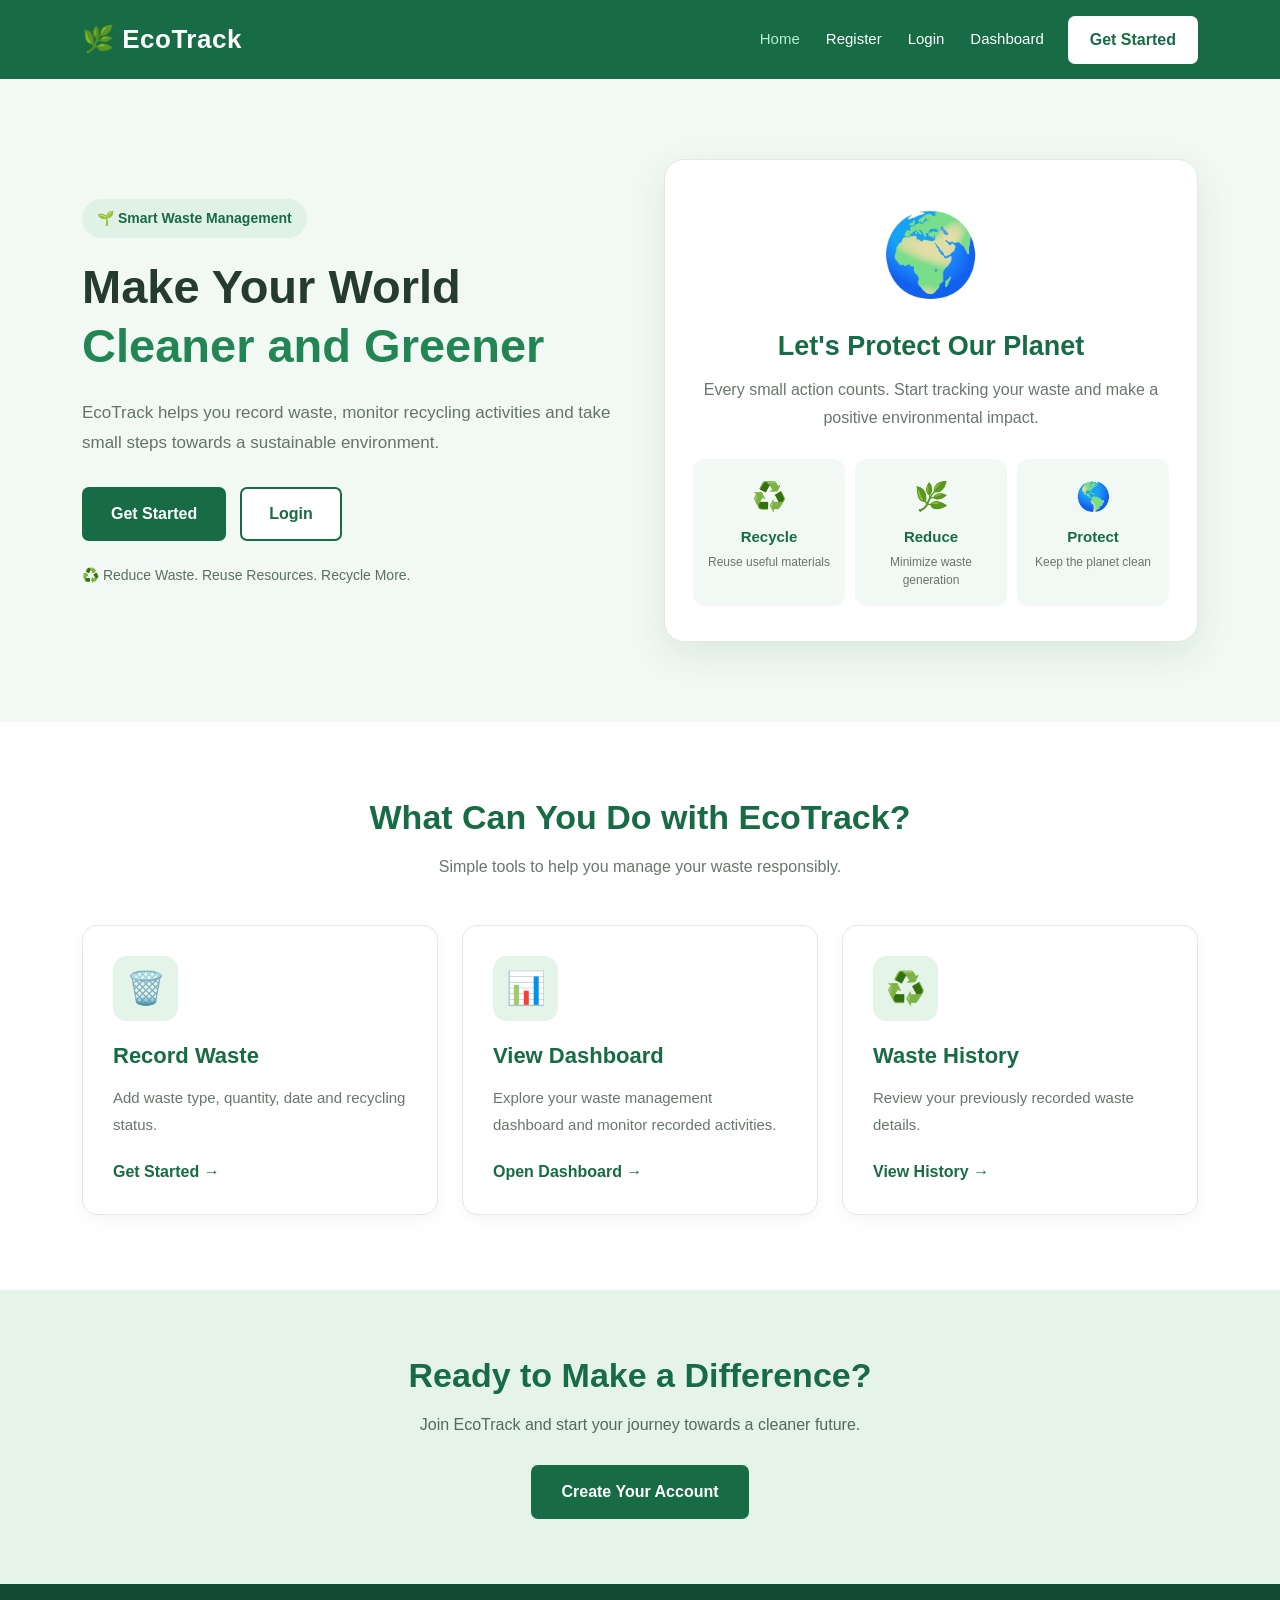
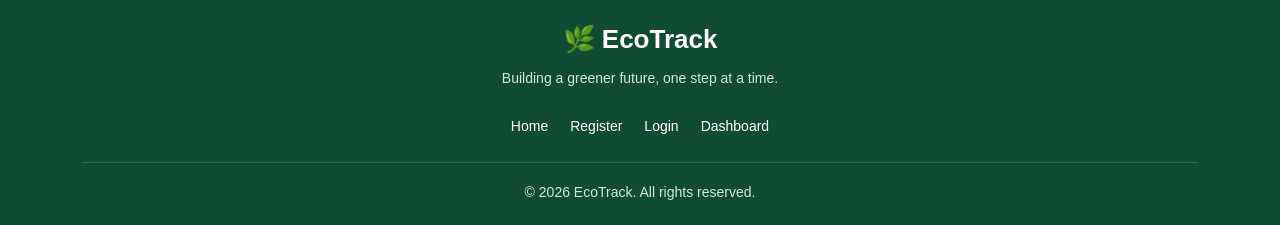
<file: index.html>
<!DOCTYPE html>
<html lang="en">

<head>
    <meta charset="UTF-8">
    <meta name="viewport" content="width=device-width, initial-scale=1.0">

    <title>EcoTrack | Smart Waste Management</title>

    
    <link
        href="https://cdn.jsdelivr.net/npm/bootstrap@5.3.3/dist/css/bootstrap.min.css"
        rel="stylesheet">

    
    <link rel="stylesheet" href="./css/style.css">
</head>

<body>

    <!--  NAVBAR  -->
    <nav class="navbar navbar-expand-lg navbar-dark eco-navbar">
        <div class="container">

            
            <a class="navbar-brand fw-bold" href="index.html">
                🌿 EcoTrack
            </a>

           
            <button class="navbar-toggler"
                    type="button"
                    data-bs-toggle="collapse"
                    data-bs-target="#mainNavbar"
                    aria-controls="mainNavbar"
                    aria-expanded="false"
                    aria-label="Toggle navigation">

                <span class="navbar-toggler-icon"></span>
            </button>

            <!-- Navigation Links -->
            <div class="collapse navbar-collapse" id="mainNavbar">

                <ul class="navbar-nav ms-auto align-items-lg-center">

                    <li class="nav-item">
                        <a class="nav-link active" href="index.html">
                            Home
                        </a>
                    </li>

                    <li class="nav-item">
                        <a class="nav-link" href="register.html">
                            Register
                        </a>
                    </li>

                    <li class="nav-item">
                        <a class="nav-link" href="login.html">
                            Login
                        </a>
                    </li>

                    <li class="nav-item">
                        <a class="nav-link" href="dashboard.html">
                            Dashboard
                        </a>
                    </li>

                    <li class="nav-item ms-lg-3 mt-2 mt-lg-0">
                        <a href="register.html"
                           class="btn get-started-btn">
                            Get Started
                        </a>
                    </li>

                </ul>

            </div>
        </div>
    </nav>


    <!-- HERO SECTION  -->
    <section class="hero-section">
        <div class="container">

            <div class="row align-items-center g-5">

                <!-- Left Content -->
                <div class="col-lg-6">

                    <span class="hero-label">
                        🌱 Smart Waste Management
                    </span>

                    <h1>
                        Make Your World
                        <span>Cleaner and Greener</span>
                    </h1>

                    <p class="hero-description">
                        EcoTrack helps you record waste, monitor recycling
                        activities and take small steps towards a sustainable
                        environment.
                    </p>

                    <div class="hero-buttons">

                        <a href="register.html"
                           class="btn primary-btn">
                            Get Started
                        </a>

                        <a href="login.html"
                           class="btn secondary-btn">
                            Login
                        </a>

                    </div>

                    <p class="hero-note">
                        ♻️ Reduce Waste. Reuse Resources. Recycle More.
                    </p>

                </div>

                <!-- Right Content -->
                <div class="col-lg-6">

                    <div class="hero-card">

                        <div class="hero-emoji">🌍</div>

                        <h2>Let's Protect Our Planet</h2>

                        <p>
                            Every small action counts. Start tracking your
                            waste and make a positive environmental impact.
                        </p>

                        <div class="impact-box">
                            <div>
                                <span class="impact-icon">♻️</span>
                                <h5>Recycle</h5>
                                <p>Reuse useful materials</p>
                            </div>

                            <div>
                                <span class="impact-icon">🌿</span>
                                <h5>Reduce</h5>
                                <p>Minimize waste generation</p>
                            </div>

                            <div>
                                <span class="impact-icon">🌎</span>
                                <h5>Protect</h5>
                                <p>Keep the planet clean</p>
                            </div>
                        </div>

                    </div>

                </div>

            </div>
        </div>
    </section>


    <!--  FEATURES SECTION  -->
    <section class="features-section">
        <div class="container">

            <div class="section-heading">
                <h2>What Can You Do with EcoTrack?</h2>

                <p>
                    Simple tools to help you manage your waste responsibly.
                </p>
            </div>

            <div class="row g-4">

                <!-- Feature 1 -->
                <div class="col-md-6 col-lg-4">
                    <div class="feature-card">

                        <div class="feature-icon">🗑️</div>

                        <h3>Record Waste</h3>

                        <p>
                            Add waste type, quantity, date and recycling status.
                        </p>

                        <a href="login.html" class="feature-link">
                            Get Started →
                        </a>

                    </div>
                </div>

                <!-- Feature 2 -->
                <div class="col-md-6 col-lg-4">
                    <div class="feature-card">

                        <div class="feature-icon">📊</div>

                        <h3>View Dashboard</h3>

                        <p>
                            Explore your waste management dashboard and
                            monitor recorded activities.
                        </p>

                        <a href="dashboard.html" class="feature-link">
                            Open Dashboard →
                        </a>

                    </div>
                </div>

                <!-- Feature 3 -->
                <div class="col-md-6 col-lg-4">
                    <div class="feature-card">

                        <div class="feature-icon">♻️</div>

                        <h3>Waste History</h3>

                        <p>
                            Review your previously recorded waste details.
                        </p>

                        <a href="waste-history.html" class="feature-link">
                            View History →
                        </a>

                    </div>
                </div>

            </div>
        </div>
    </section>


    <!-- CALL TO ACTION  -->
    <section class="cta-section">
        <div class="container text-center">

            <h2>Ready to Make a Difference?</h2>

            <p>
                Join EcoTrack and start your journey towards a cleaner future.
            </p>

            <a href="register.html" class="btn cta-btn">
                Create Your Account
            </a>

        </div>
    </section>


    <!-- ================= FOOTER ================= -->
    <footer class="eco-footer">
        <div class="container text-center">

            <h4>🌿 EcoTrack</h4>

            <p>
                Building a greener future, one step at a time.
            </p>

            <div class="footer-links">

                <a href="index.html">Home</a>

                <a href="register.html">Register</a>

                <a href="login.html">Login</a>

                <a href="dashboard.html">Dashboard</a>

            </div>

            <p class="copyright">
                © 2026 EcoTrack. All rights reserved.
            </p>

        </div>
    </footer>


    
    <script
        src="https://cdn.jsdelivr.net/npm/bootstrap@5.3.3/dist/js/bootstrap.bundle.min.js">
    </script>

</body>
</html>
</file>
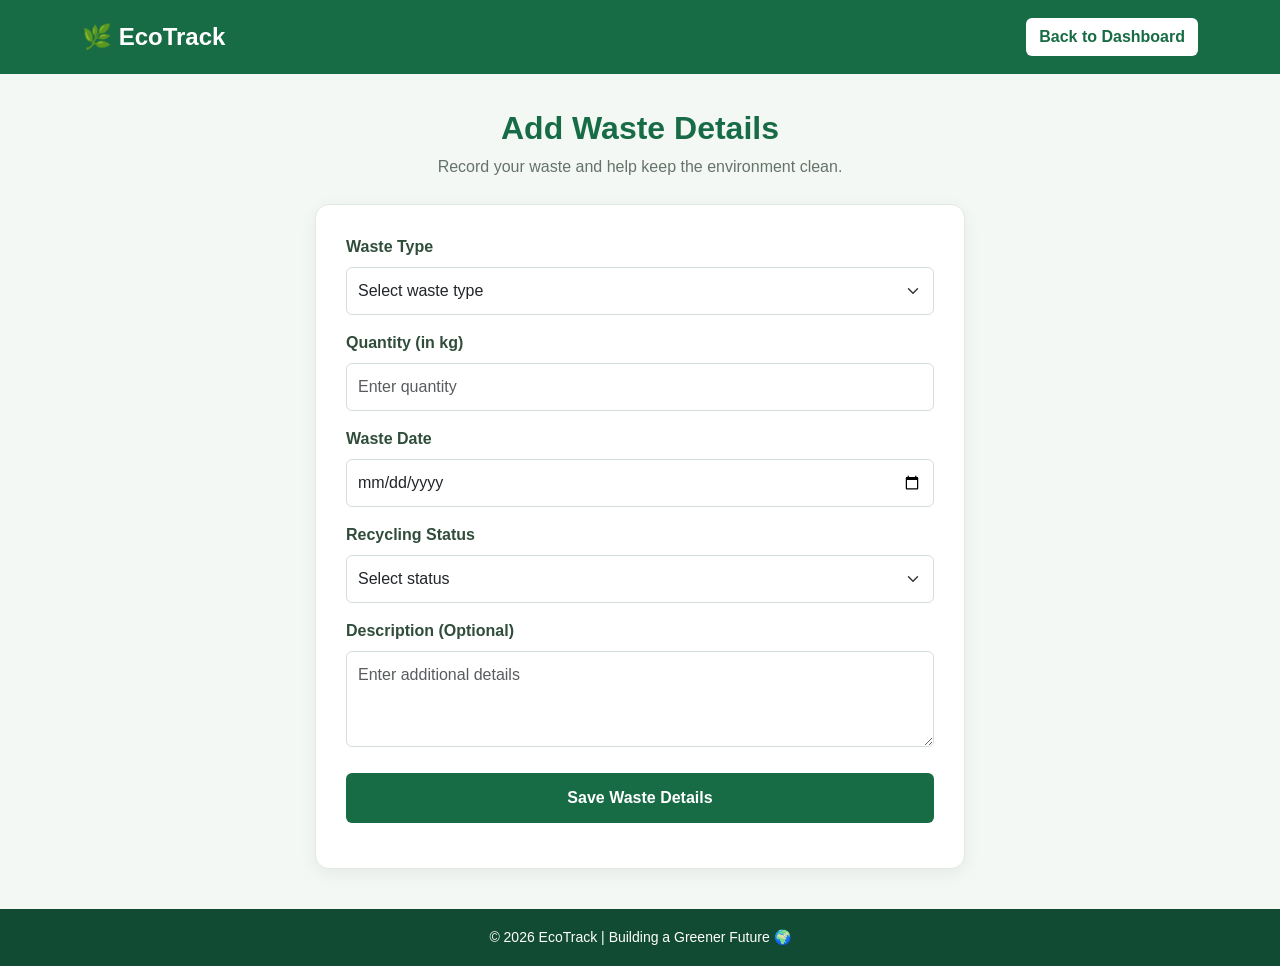
<file: addWaste.html>
<!DOCTYPE html>
<html lang="en">

<head>
    <meta charset="UTF-8">
    <meta name="viewport" content="width=device-width, initial-scale=1.0">

    <title>Add Waste | EcoTrack</title>

    <!-- Bootstrap CSS -->
    <link
        href="https://cdn.jsdelivr.net/npm/bootstrap@5.3.3/dist/css/bootstrap.min.css"
        rel="stylesheet">

    <!-- Custom CSS -->
    <link rel="stylesheet" href="./css/add_waste.css">
</head>

<body>

    <!-- Navbar -->
    <nav class="navbar navbar-dark eco-navbar">
        <div class="container">
            <a href="dashboard.html" class="navbar-brand fw-bold">
                🌿 EcoTrack
            </a>

            <a href="dashboard.html" class="btn back-btn">
                Back to Dashboard
            </a>
        </div>
    </nav>

    <!-- Main Content -->
    <main class="container page-section">

        <div class="page-heading">
            <h1>Add Waste Details</h1>
            <p>Record your waste and help keep the environment clean.</p>
        </div>

        <div class="form-card">

            <form onsubmit="return saveWaste()">

                <!-- Waste Type -->
                <div class="mb-3">
                    <label for="wasteType" class="form-label">
                        Waste Type
                    </label>

                    <select id="wasteType" class="form-select">
                        <option value="">Select waste type</option>
                        <option value="Plastic">Plastic</option>
                        <option value="Paper">Paper</option>
                        <option value="Food">Food Waste</option>
                        <option value="Glass">Glass</option>
                        <option value="Metal">Metal</option>
                        <option value="Electronic">Electronic Waste</option>
                        <option value="Other">Other</option>
                    </select>

                    <small id="typeError" class="error"></small>
                </div>

                <!-- Quantity -->
                <div class="mb-3">
                    <label for="quantity" class="form-label">
                        Quantity (in kg)
                    </label>

                    <input
                        type="number"
                        id="quantity"
                        class="form-control"
                        placeholder="Enter quantity"
                        min="0.1"
                        step="0.1">

                    <small id="quantityError" class="error"></small>
                </div>

                <!-- Date -->
                <div class="mb-3">
                    <label for="wasteDate" class="form-label">
                        Waste Date
                    </label>

                    <input
                        type="date"
                        id="wasteDate"
                        class="form-control">

                    <small id="dateError" class="error"></small>
                </div>

                <!-- Recycling Status -->
                <div class="mb-3">
                    <label for="status" class="form-label">
                        Recycling Status
                    </label>

                    <select id="status" class="form-select">
                        <option value="">Select status</option>
                        <option value="Recycled">Recycled</option>
                        <option value="Pending">Pending</option>
                    </select>

                    <small id="statusError" class="error"></small>
                </div>

                <!-- Description -->
                <div class="mb-3">
                    <label for="description" class="form-label">
                        Description (Optional)
                    </label>

                    <textarea
                        id="description"
                        class="form-control"
                        rows="3"
                        placeholder="Enter additional details"></textarea>
                </div>

                <button type="submit" class="btn save-btn w-100">
                    Save Waste Details
                </button>

                <p id="successMessage" class="success-message"></p>

            </form>

        </div>

    </main>

    <!-- Footer -->
    <footer>
        <p>© 2026 EcoTrack | Building a Greener Future 🌍</p>
    </footer>

    <!-- JavaScript -->
    <script src="./js/addWaste.js"></script>

</body>
</html>
</file>
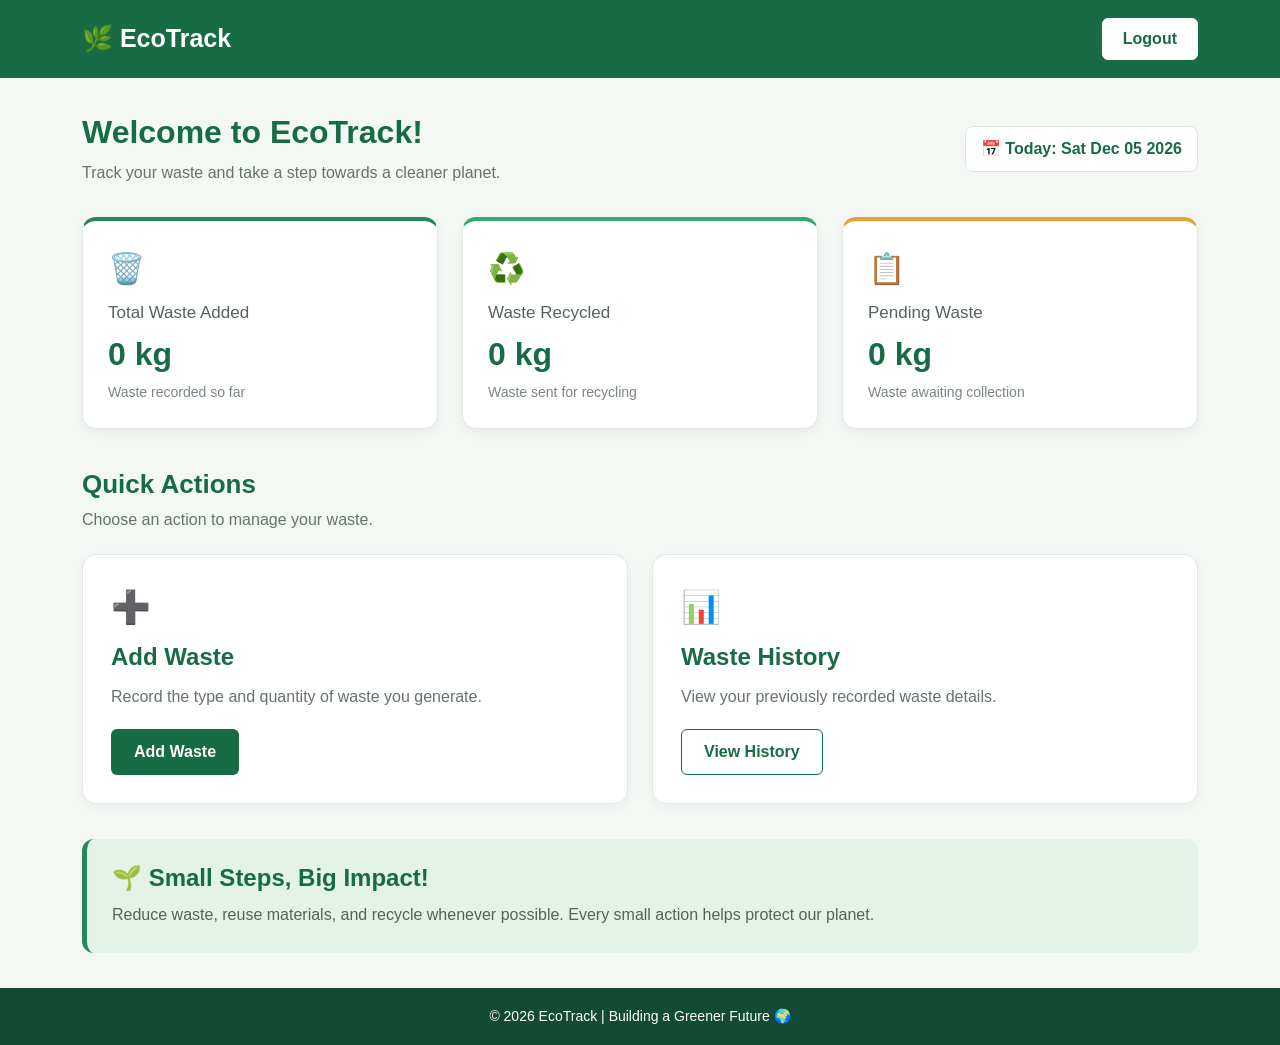
<file: dashboard.html>
<!DOCTYPE html>
<html lang="en">

<head>
    <meta charset="UTF-8">
    <meta name="viewport" content="width=device-width, initial-scale=1.0">

    <title>Dashboard | EcoTrack</title>

   
    <link
        href="https://cdn.jsdelivr.net/npm/bootstrap@5.3.3/dist/css/bootstrap.min.css"
        rel="stylesheet">

    
    <link rel="stylesheet" href="./css/dashboard.css">
</head>

<body>

    <!-- Navbar -->
    <nav class="navbar navbar-expand-lg navbar-dark eco-navbar">
        <div class="container">
            <a class="navbar-brand fw-bold" href="dashboard.html">
                🌿 EcoTrack
            </a>

            <a href="login.html"
               class="btn logout-btn"
               onclick="return logoutUser()">
                Logout
            </a>
        </div>
    </nav>

    <!-- Dashboard Content -->
    <main class="dashboard-section">
        <div class="container">

            <!-- Welcome Section -->
            <div class="welcome-section">
                <div>
                    <h1>Welcome to EcoTrack!</h1>
                    <p class="welcome-text">
                        Track your waste and take a step towards a cleaner planet.
                    </p>
                </div>

                <p id="currentDate" class="date-text">
                    Loading date...
                </p>
            </div>

            <!-- Statistics Cards -->
            <div class="row g-4 mt-2">

                <div class="col-md-4">
                    <div class="stat-card total-card">
                        <div class="stat-icon">🗑️</div>
                        <h5>Total Waste Added</h5>
                        <h2>0 kg</h2>
                        <p>Waste recorded so far</p>
                    </div>
                </div>

                <div class="col-md-4">
                    <div class="stat-card recycled-card">
                        <div class="stat-icon">♻️</div>
                        <h5>Waste Recycled</h5>
                        <h2>0 kg</h2>
                        <p>Waste sent for recycling</p>
                    </div>
                </div>

                <div class="col-md-4">
                    <div class="stat-card pending-card">
                        <div class="stat-icon">📋</div>
                        <h5>Pending Waste</h5>
                        <h2>0 kg</h2>
                        <p>Waste awaiting collection</p>
                    </div>
                </div>

            </div>

            <!-- Quick Actions -->
            <section class="actions-section">
                <h2>Quick Actions</h2>
                <p class="section-description">
                    Choose an action to manage your waste.
                </p>

                <div class="row g-4">

                    <div class="col-md-6">
                        <div class="action-card">
                            <div class="action-icon">➕</div>

                            <h4>Add Waste</h4>

                            <p>
                                Record the type and quantity of waste you generate.
                            </p>

                            <a href="addWaste.html" class="btn primary-btn">
                                Add Waste
                            </a>
                        </div>
                    </div>

                    <div class="col-md-6">
                        <div class="action-card">
                            <div class="action-icon">📊</div>

                            <h4>Waste History</h4>

                            <p>
                                View your previously recorded waste details.
                            </p>

                            <a href="waste-history.html" class="btn secondary-btn">
                                View History
                            </a>
                        </div>
                    </div>

                </div>
            </section>

            <!-- Eco Message -->
            <div class="eco-message">
                <h4>🌱 Small Steps, Big Impact!</h4>
                <p>
                    Reduce waste, reuse materials, and recycle whenever possible.
                    Every small action helps protect our planet.
                </p>
            </div>

        </div>
    </main>

    <!-- Footer -->
    <footer>
        <p>© 2026 EcoTrack | Building a Greener Future 🌍</p>
    </footer>

    <!-- Custom JavaScript -->
    <script src="./js/dashboard.js"></script>

</body>
</html>
</file>
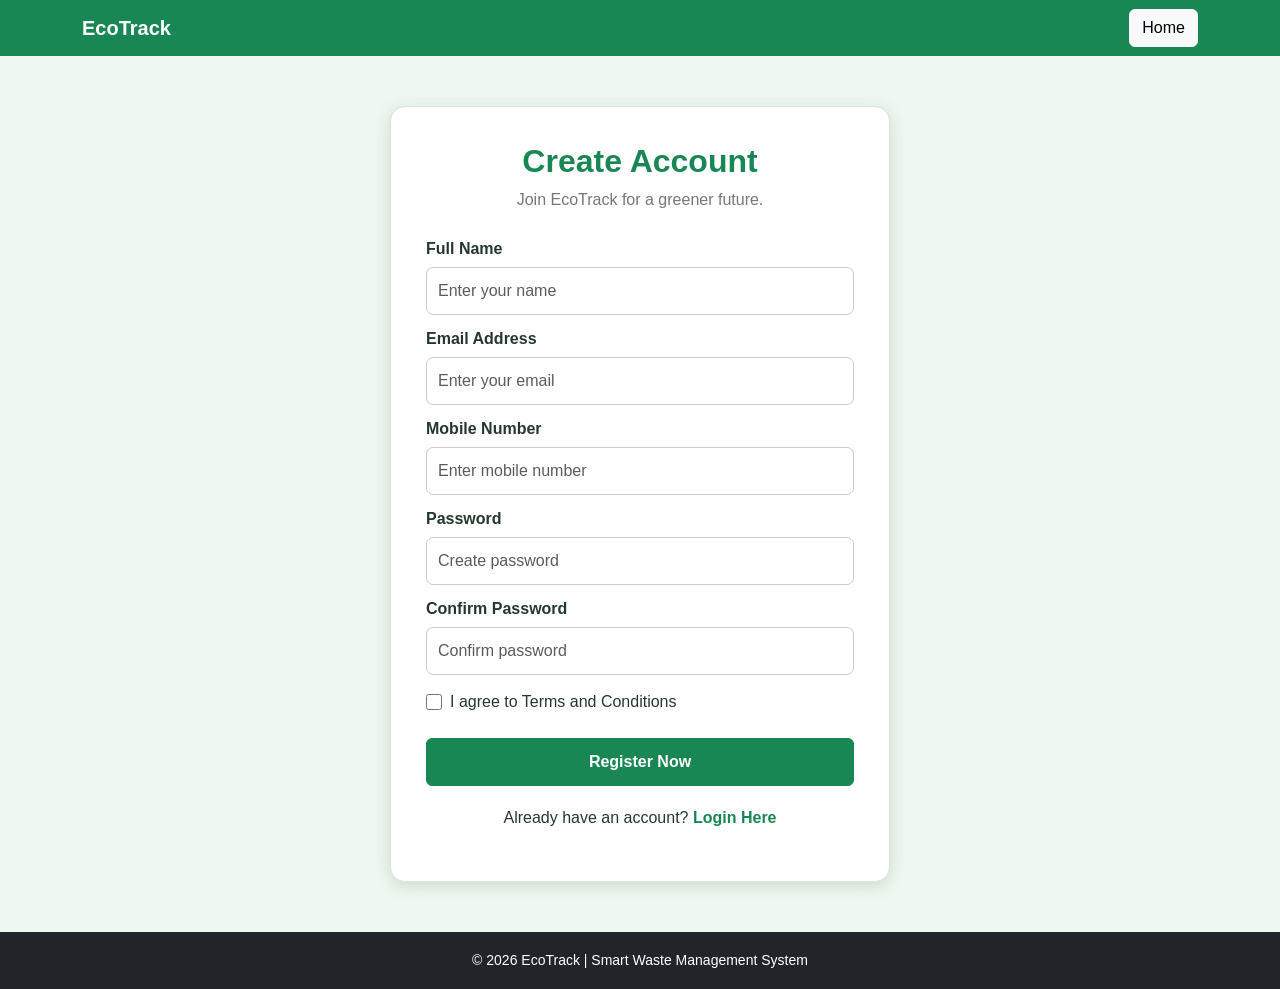
<file: register.html>
<!doctype html>
<html lang="en">
  <head>
    <meta charset="UTF-8" />
    <meta name="viewport" content="width=device-width, initial-scale=1.0" />

    <title>Register | EcoTrack</title>

    
    <link
      href="https://cdn.jsdelivr.net/npm/bootstrap@5.3.3/dist/css/bootstrap.min.css"
      rel="stylesheet"
    />

    
    <link rel="stylesheet" href="css/style.css" />
  </head>

  <body>
    
    <nav class="navbar navbar-dark bg-success">
      <div class="container">
        <a class="navbar-brand fw-bold" href="index.html"> EcoTrack </a>

        <a href="index.html" class="btn btn-light"> Home </a>
      </div>
    </nav>

    <!-- Registration Form -->
    <div class="register-container">
      <div class="register-box">
        <h2>Create Account</h2>

        <p class="subtitle">Join EcoTrack for a greener future.</p>

        <form>
          <label>Full Name</label>

          <input
            type="text"
            id="name"
            class="form-control"
            placeholder="Enter your name"
          />

          <p id="nameError" class="error"></p>

          <label>Email Address</label>

          <input
            type="text"
            id="email"
            class="form-control"
            placeholder="Enter your email"
          />

          <p id="emailError" class="error"></p>

          <label>Mobile Number</label>

          <input
            type="text"
            id="mobile"
            class="form-control"
            placeholder="Enter mobile number"
            maxlength="10"
          />

          <p id="mobileError" class="error"></p>

          <label>Password</label>

          <input
            type="password"
            id="password"
            class="form-control"
            placeholder="Create password"
          />

          <p id="passwordError" class="error"></p>

          <label>Confirm Password</label>

          <input
            type="password"
            id="confirmPassword"
            class="form-control"
            placeholder="Confirm password"
          />

          <p id="confirmError" class="error"></p>

          <div class="terms">
            <input type="checkbox" id="terms" />

            <label for="terms"> I agree to Terms and Conditions </label>
          </div>

          <p id="termsError" class="error"></p>

          <button
            type="button"
            class="btn btn-success register-btn"
            onclick="validateForm()"
          >
            Register Now
          </button>

          <p id="successMessage" class="success"></p>
        </form>

        <p class="login-link">
          Already have an account?
          <a href="login.html">Login Here</a>
        </p>
      </div>
    </div>

    
    <footer>© 2026 EcoTrack | Smart Waste Management System</footer>

    
    <script src="js/app.js"></script>
  </body>
</html>
</file>
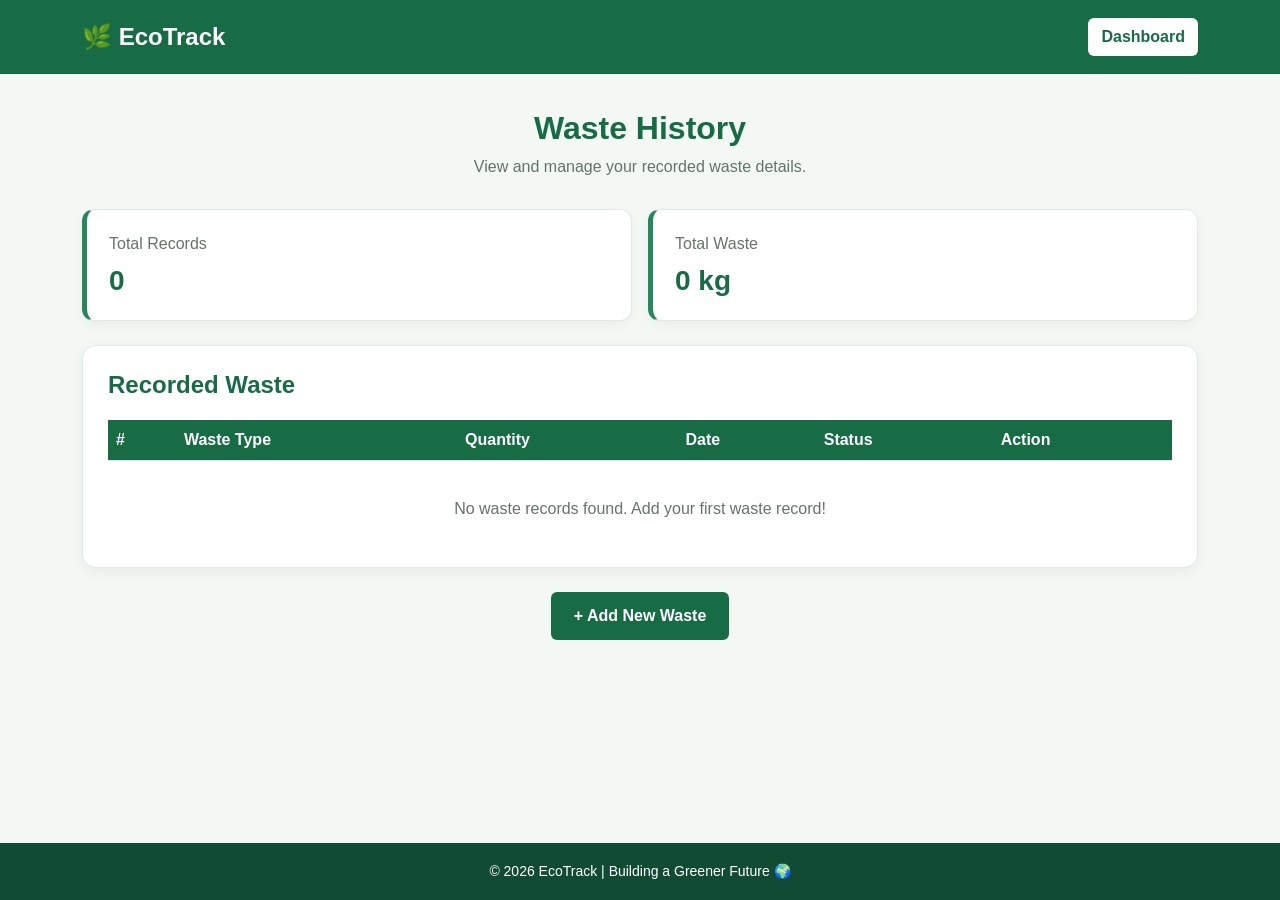
<file: waste-history.html>
<!doctype html>
<html lang="en">
  <head>
    <meta charset="UTF-8" />
    <meta name="viewport" content="width=device-width, initial-scale=1.0" />

    <title>Waste History | EcoTrack</title>

    
    <link
      href="https://cdn.jsdelivr.net/npm/bootstrap@5.3.3/dist/css/bootstrap.min.css"
      rel="stylesheet"
    />

    
    <link rel="stylesheet" href="./css/waste-history.css" />
  </head>

  <body>
   
    <nav class="navbar navbar-dark eco-navbar">
      <div class="container">
        <a href="dashboard.html" class="navbar-brand fw-bold"> 🌿 EcoTrack </a>

        <a href="dashboard.html" class="btn back-btn"> Dashboard </a>
      </div>
    </nav>

    
    <main class="container history-section">
      <div class="heading-section">
        <h1>Waste History</h1>
        <p>View and manage your recorded waste details.</p>
      </div>

      <!-- Summary Cards -->
      <div class="row g-3 mb-4">
        <div class="col-md-6">
          <div class="summary-card">
            <p>Total Records</p>
            <h3 id="totalRecords">0</h3>
          </div>
        </div>

        <div class="col-md-6">
          <div class="summary-card">
            <p>Total Waste</p>
            <h3 id="totalQuantity">0 kg</h3>
          </div>
        </div>
      </div>

      <!-- History Table -->
      <div class="table-card">
        <h4>Recorded Waste</h4>

        <div class="table-responsive">
          <table class="table table-hover align-middle">
            <thead>
              <tr>
                <th>#</th>
                <th>Waste Type</th>
                <th>Quantity</th>
                <th>Date</th>
                <th>Status</th>
                <th>Action</th>
              </tr>
            </thead>

            <tbody id="historyTable">
              <!-- JavaScript adds records here -->
            </tbody>
          </table>
        </div>

        <p id="emptyMessage" class="empty-message">
          No waste records found. Add your first waste record!
        </p>
      </div>

      
<div class="text-center mt-4">
    <a href="addWaste.html" class="btn add-btn">
        + Add New Waste
    </a>
</div>

    </main>

    
    <footer>
      <p>© 2026 EcoTrack | Building a Greener Future 🌍</p>
    </footer>

    
    <script src="./js/waste-history.js"></script>
  </body>
</html>
</file>
<file: css/style.css>
/*  GENERAL STYLING */

* {
    box-sizing: border-box;
}

html {
    scroll-behavior: smooth;
}

body {
    margin: 0;
    padding: 0;
    font-family: Arial, Helvetica, sans-serif;
    color: #26382d;
    background-color: #ffffff;
}

a {
    text-decoration: none;
}


/*  NAVBAR */

.eco-navbar {
    background-color: #176b45;
    padding: 15px 0;
}

.eco-navbar .navbar-brand {
    font-size: 26px;
    color: #ffffff;
    letter-spacing: 0.5px;
}

.eco-navbar .navbar-brand:hover {
    color: #d9f5e2;
}

.eco-navbar .nav-link {
    color: #ffffff;
    font-size: 15px;
    margin-left: 10px;
    padding: 9px 12px;
    transition: color 0.3s;
}

.eco-navbar .nav-link:hover,
.eco-navbar .nav-link.active {
    color: #b8f0cb;
}

.get-started-btn {
    background-color: #ffffff;
    color: #176b45;
    padding: 10px 20px;
    border-radius: 7px;
    font-weight: bold;
    border: 2px solid #ffffff;
    transition: background-color 0.3s;
}

.get-started-btn:hover {
    background-color: #dff5e6;
    color: #125437;
}


/*  HERO SECTION */

.hero-section {
    padding: 80px 0;
    background-color: #f2f8f3;
}

.hero-label {
    display: inline-block;
    padding: 9px 15px;
    border-radius: 25px;
    background-color: #dff2e5;
    color: #176b45;
    font-size: 14px;
    font-weight: bold;
    margin-bottom: 20px;
}

.hero-section h1 {
    color: #243b2d;
    font-size: 47px;
    font-weight: bold;
    line-height: 1.25;
    margin-bottom: 22px;
}

.hero-section h1 span {
    display: block;
    color: #218653;
}

.hero-description {
    color: #64746a;
    font-size: 17px;
    line-height: 1.8;
    max-width: 540px;
    margin-bottom: 28px;
}


/* Hero Buttons */

.hero-buttons {
    display: flex;
    flex-wrap: wrap;
    gap: 14px;
    margin-bottom: 24px;
}

.primary-btn {
    background-color: #176b45;
    color: #ffffff;
    padding: 13px 27px;
    border-radius: 7px;
    font-weight: bold;
    border: 2px solid #176b45;
    transition: background-color 0.3s;
}

.primary-btn:hover {
    background-color: #105536;
    color: #ffffff;
    border-color: #105536;
}

.secondary-btn {
    background-color: #ffffff;
    color: #176b45;
    padding: 13px 27px;
    border-radius: 7px;
    font-weight: bold;
    border: 2px solid #176b45;
    transition: background-color 0.3s;
}

.secondary-btn:hover {
    background-color: #176b45;
    color: #ffffff;
}

.hero-note {
    color: #58705f;
    font-size: 14px;
    margin-top: 20px;
}


/*  4. HERO RIGHT CARD */

.hero-card {
    background-color: #ffffff;
    padding: 35px 28px;
    border-radius: 20px;
    text-align: center;
    border: 1px solid #e0ebe2;
    box-shadow: 0 12px 35px rgba(23, 107, 69, 0.10);
}

.hero-emoji {
    font-size: 80px;
    margin-bottom: 15px;
}

.hero-card h2 {
    color: #176b45;
    font-size: 27px;
    font-weight: bold;
    margin-bottom: 14px;
}

.hero-card > p {
    color: #68766d;
    line-height: 1.7;
    margin-bottom: 28px;
}


/* Impact Boxes */

.impact-box {
    display: grid;
    grid-template-columns: repeat(3, minmax(0, 1fr));
    gap: 10px;
    margin-top: 20px;
}

.impact-box > div {
    background-color: #f2f8f3;
    border-radius: 12px;
    padding: 17px 8px;
}

.impact-icon {
    font-size: 28px;
}

.impact-box h5 {
    color: #176b45;
    font-size: 15px;
    font-weight: bold;
    margin-top: 10px;
    margin-bottom: 7px;
}

.impact-box p {
    color: #68766d;
    font-size: 12px;
    line-height: 1.5;
    margin-bottom: 0;
}


/* =====================================
   5. FEATURES SECTION
===================================== */

.features-section {
    padding: 75px 0;
    background-color: #ffffff;
}

.section-heading {
    text-align: center;
    margin-bottom: 45px;
}

.section-heading h2 {
    color: #176b45;
    font-size: 34px;
    font-weight: bold;
    margin-bottom: 15px;
}

.section-heading p {
    color: #68766d;
    font-size: 16px;
    line-height: 1.7;
}


/* Feature Cards */

.feature-card {
    height: 100%;
    background-color: #ffffff;
    padding: 30px;
    border-radius: 15px;
    border: 1px solid #e0e9e2;
    box-shadow: 0 5px 18px rgba(0, 0, 0, 0.04);
    transition: transform 0.3s, box-shadow 0.3s;
}

.feature-card:hover {
    transform: translateY(-6px);
    box-shadow: 0 12px 25px rgba(23, 107, 69, 0.10);
}

.feature-icon {
    width: 65px;
    height: 65px;
    display: flex;
    align-items: center;
    justify-content: center;
    background-color: #e4f4e8;
    border-radius: 14px;
    font-size: 32px;
    margin-bottom: 22px;
}

.feature-card h3 {
    color: #176b45;
    font-size: 22px;
    font-weight: bold;
    margin-bottom: 15px;
}

.feature-card p {
    color: #68766d;
    font-size: 15px;
    line-height: 1.8;
    margin-bottom: 22px;
}

.feature-link {
    display: inline-block;
    color: #176b45;
    font-weight: bold;
}

.feature-link:hover {
    color: #0d4b2e;
    text-decoration: underline;
}


/* 
    CALL TO ACTION SECTION
 */

.cta-section {
    padding: 65px 0;
    background-color: #e5f3e8;
}

.cta-section h2 {
    color: #176b45;
    font-size: 34px;
    font-weight: bold;
    margin-bottom: 15px;
}

.cta-section p {
    color: #536a5b;
    font-size: 16px;
    line-height: 1.8;
    margin-bottom: 25px;
}

.cta-btn {
    background-color: #176b45;
    color: #ffffff;
    padding: 13px 28px;
    border-radius: 7px;
    font-weight: bold;
    border: 2px solid #176b45;
}

.cta-btn:hover {
    background-color: #105536;
    color: #ffffff;
}


/* 
   7 FOOTER */

.eco-footer {
    background-color: #124b33;
    color: #ffffff;
    padding: 40px 0 20px;
}

.eco-footer h4 {
    font-size: 26px;
    font-weight: bold;
    margin-bottom: 12px;
}

.eco-footer > .container > p {
    color: #d4e7da;
    font-size: 14px;
    line-height: 1.7;
}

.footer-links {
    display: flex;
    justify-content: center;
    flex-wrap: wrap;
    gap: 22px;
    margin: 25px 0;
}

.footer-links a {
    color: #ffffff;
    font-size: 14px;
    transition: color 0.3s;
}

.footer-links a:hover {
    color: #b8f0cb;
}

.eco-footer .copyright {
    border-top: 1px solid #37664d;
    padding-top: 18px;
    margin-top: 20px;
    margin-bottom: 0;
    font-size: 13px;
}


/* TABLET RESPONSIVE DESIGN */

@media (max-width: 991px) {

    .hero-section {
        padding: 60px 0;
    }

    .hero-section h1 {
        font-size: 38px;
    }

    .hero-card {
        padding: 28px 20px;
    }

    .section-heading h2 {
        font-size: 30px;
    }

    .eco-navbar .nav-link {
        margin-left: 0;
    }

}


/*  MOBILE RESPONSIVE DESIGN
 */

@media (max-width: 576px) {

    .eco-navbar {
        padding: 12px 0;
    }

    .eco-navbar .navbar-brand {
        font-size: 23px;
    }

    .hero-section {
        padding: 45px 0;
    }

    .hero-section h1 {
        font-size: 32px;
        line-height: 1.35;
    }

    .hero-description {
        font-size: 15px;
    }

    .hero-buttons {
        flex-direction: column;
    }

    .hero-buttons .btn {
        width: 100%;
        text-align: center;
    }

    .hero-card {
        padding: 25px 15px;
    }

    .hero-emoji {
        font-size: 65px;
    }

    .hero-card h2 {
        font-size: 23px;
    }

    .impact-box {
        gap: 7px;
    }

    .impact-box > div {
        padding: 14px 5px;
    }

    .impact-box h5 {
        font-size: 13px;
    }

    .impact-box p {
        font-size: 11px;
    }

    .features-section {
        padding: 50px 0;
    }

    .section-heading {
        margin-bottom: 30px;
    }

    .section-heading h2 {
        font-size: 27px;
    }

    .section-heading p {
        font-size: 14px;
    }

    .feature-card {
        padding: 24px;
    }

    .cta-section {
        padding: 45px 0;
    }

    .cta-section h2 {
        font-size: 27px;
    }

    .cta-section p {
        font-size: 14px;
    }

    .eco-footer {
        padding: 32px 0 18px;
    }

    .footer-links {
        gap: 15px;
    }

}



/* Registration Page */

.register-container {
    background-color: #eef7f0;
    min-height: 90vh;
    padding: 50px 15px;
}

.register-box {
    background-color: white;
    width: 100%;
    max-width: 500px;
    margin: auto;
    padding: 35px;
    border-radius: 15px;
    border: 1px solid #d5e8d9;
    box-shadow: 0 4px 15px #cbdccc;
}

.register-box h2 {
    color: #198754;
    text-align: center;
    font-weight: bold;
}

.subtitle {
    text-align: center;
    color: #777777;
    margin-bottom: 25px;
}

.register-box label {
    display: block;
    font-weight: 600;
    margin-top: 12px;
    margin-bottom: 6px;
}

.register-box input.form-control {
    padding: 11px;
    border: 1px solid #cccccc;
    border-radius: 7px;
}

.register-box input.form-control:focus {
    border-color: #198754;
    outline: none;
    box-shadow: 0 0 5px #a5d6b5;
}

.terms {
    display: flex;
    align-items: center;
    gap: 8px;
    margin-top: 15px;
}

.terms input {
    width: 16px;
    height: 16px;
}

.terms label {
    margin: 0;
    font-weight: normal;
}

.error {
    color: red;
    font-size: 13px;
    margin-top: 4px;
    margin-bottom: 0;
}

.success {
    color: #198754;
    text-align: center;
    font-weight: bold;
    margin-top: 15px;
}

.register-btn {
    width: 100%;
    margin-top: 20px;
    padding: 12px;
    font-weight: bold;
}

.login-link {
    text-align: center;
    margin-top: 20px;
}

.login-link a {
    color: #198754;
    font-weight: bold;
    text-decoration: none;
}

.login-link a:hover {
    text-decoration: underline;
}

footer {
    background-color: #212529;
    color: white;
    text-align: center;
    padding: 18px;
}

/* Mobile Responsive Design */

@media screen and (max-width: 576px) {

    .register-box {
        padding: 22px;
    }

    .register-container {
        padding: 30px 12px;
    }

}




/* Login Page */



html {
    min-height: 100%;
}

body {
    min-height: 100vh;
    margin: 0;
    display: flex;
    flex-direction: column;
    background-color: #f1f8f4;
}


/* Navbar */

.navbar {
    flex-shrink: 0;
}


/* Login Section */

.login-section {
    flex: 1;
    display: flex;
    align-items: center;
    padding: 40px 0;
}


/* Login Card */

.login-card {
    background-color: white;
    padding: 35px;
    border: 1px solid #d5e8da;
    border-radius: 12px;
    box-shadow: 0 4px 15px rgba(0, 0, 0, 0.1);
}

.login-card h2 {
    font-weight: bold;
    margin-bottom: 10px;
}


/* Input Fields */

.form-control {
    padding: 11px;
}

.form-control:focus {
    border-color: #198754;
    box-shadow: 0 0 5px rgba(25, 135, 84, 0.3);
}


/* Links */

.login-card a {
    color: #198754;
    text-decoration: none;
}

.login-card a:hover {
    text-decoration: underline;
}


/* Login Button */

.btn-success {
    padding: 11px;
    font-weight: bold;
}


/* Validation Message */

#message {
    font-size: 14px;
}


/* Footer */

footer {
    width: 100%;
    margin-top: auto;
    flex-shrink: 0;
    font-size: 14px;
}


/* Mobile Responsive */

@media (max-width: 576px) {

    .login-card {
        padding: 22px;
    }

}
</file>
<file: css/add_waste.css>
/* General Styling */
* {
    box-sizing: border-box;
}

body {
    margin: 0;
    min-height: 100vh;
    display: flex;
    flex-direction: column;
    background-color: #f4f8f5;
    font-family: Arial, sans-serif;
    color: #26382d;
}

/* Navbar */
.eco-navbar {
    background-color: #176b45;
    padding: 14px 0;
}

.navbar-brand {
    font-size: 24px;
}

.back-btn {
    background-color: white;
    color: #176b45;
    font-weight: bold;
}

.back-btn:hover {
    background-color: #e5f4e9;
    color: #125437;
}

/* Main Page */
.page-section {
    flex: 1;
    padding-top: 35px;
    padding-bottom: 40px;
}

.page-heading {
    text-align: center;
    margin-bottom: 25px;
}

.page-heading h1 {
    color: #176b45;
    font-size: 32px;
    font-weight: bold;
}

.page-heading p {
    color: #65736a;
}

/* Form Card */
.form-card {
    background-color: white;
    max-width: 650px;
    margin: 0 auto;
    padding: 30px;
    border-radius: 14px;
    border: 1px solid #e0e9e2;
    box-shadow: 0 5px 18px rgba(0, 0, 0, 0.06);
}

/* Labels and Inputs */
.form-label {
    color: #304d3b;
    font-weight: bold;
}

.form-control,
.form-select {
    padding: 11px;
    border-color: #d3dfd6;
}

.form-control:focus,
.form-select:focus {
    border-color: #27865b;
    box-shadow: 0 0 0 0.2rem rgba(39, 134, 91, 0.15);
}

/* Error Messages */
.error {
    display: block;
    color: #d62828;
    margin-top: 5px;
}

/* Success Message */
.success-message {
    color: #176b45;
    text-align: center;
    font-weight: bold;
    margin-top: 15px;
    margin-bottom: 0;
}

/* Save Button */
.save-btn {
    background-color: #176b45;
    color: white;
    font-weight: bold;
    padding: 12px;
    margin-top: 10px;
}

.save-btn:hover {
    background-color: #105536;
    color: white;
}

/* Footer */
footer {
    background-color: #124b33;
    color: white;
    text-align: center;
    padding: 18px 10px;
}

footer p {
    margin: 0;
    font-size: 14px;
}

/* Mobile Screen */
@media (max-width: 576px) {
    .page-heading h1 {
        font-size: 27px;
    }

    .form-card {
        padding: 20px;
    }

    .back-btn {
        font-size: 13px;
    }
}
</file>
<file: css/dashboard.css>
/* General Page Styling */
* {
    box-sizing: border-box;
}

html {
    min-height: 100%;
}

body {
    margin: 0;
    min-height: 100vh;
    display: flex;
    flex-direction: column;
    background-color: #f4f8f5;
    font-family: Arial, sans-serif;
    color: #26382d;
}

/* Navbar */
.eco-navbar {
    background-color: #176b45;
    padding: 15px 0;
}

.navbar-brand {
    font-size: 25px;
    color: white;
}

.logout-btn {
    background-color: white;
    color: #176b45;
    font-weight: bold;
    border: 1px solid white;
    padding: 8px 20px;
}

.logout-btn:hover {
    background-color: #e5f4e9;
    color: #125437;
}

/* Main Section */
.dashboard-section {
    flex: 1;
    padding: 35px 0;
}

/* Welcome Section */
.welcome-section {
    display: flex;
    justify-content: space-between;
    align-items: center;
    gap: 20px;
    flex-wrap: wrap;
}

.welcome-section h1 {
    color: #176b45;
    font-size: 32px;
    font-weight: bold;
    margin-bottom: 10px;
}

.welcome-text {
    color: #65736a;
    margin-bottom: 0;
}

.date-text {
    background-color: white;
    border: 1px solid #dce8df;
    border-radius: 8px;
    padding: 10px 15px;
    margin: 0;
    color: #176b45;
    font-weight: bold;
}

/* Statistics Cards */
.stat-card {
    height: 100%;
    padding: 25px;
    border-radius: 14px;
    background-color: white;
    border: 1px solid #e1e9e3;
    box-shadow: 0 4px 12px rgba(0, 0, 0, 0.05);
    transition: transform 0.2s, box-shadow 0.2s;
}

.stat-card:hover {
    transform: translateY(-4px);
    box-shadow: 0 8px 18px rgba(0, 0, 0, 0.09);
}

.stat-icon {
    font-size: 30px;
    margin-bottom: 12px;
}

.stat-card h5 {
    font-size: 17px;
    color: #53645a;
    margin-bottom: 12px;
}

.stat-card h2 {
    font-size: 32px;
    font-weight: bold;
    color: #176b45;
    margin-bottom: 8px;
}

.stat-card p {
    color: #7b877f;
    margin-bottom: 0;
    font-size: 14px;
}

.total-card {
    border-top: 4px solid #27865b;
}

.recycled-card {
    border-top: 4px solid #39a96b;
}

.pending-card {
    border-top: 4px solid #e5a23d;
}

/* Quick Actions */
.actions-section {
    margin-top: 40px;
}

.actions-section h2 {
    color: #176b45;
    font-size: 26px;
    font-weight: bold;
}

.section-description {
    color: #65736a;
    margin-bottom: 22px;
}

.action-card {
    background-color: white;
    height: 100%;
    padding: 28px;
    border-radius: 14px;
    border: 1px solid #e1e9e3;
    box-shadow: 0 4px 12px rgba(0, 0, 0, 0.04);
}

.action-icon {
    font-size: 32px;
    margin-bottom: 12px;
}

.action-card h4 {
    color: #176b45;
    font-weight: bold;
}

.action-card p {
    color: #65736a;
    line-height: 1.6;
    margin: 12px 0 20px;
}

/* Buttons */
.primary-btn {
    background-color: #176b45;
    color: white;
    padding: 10px 22px;
    font-weight: bold;
}

.primary-btn:hover {
    background-color: #105536;
    color: white;
}

.secondary-btn {
    background-color: white;
    color: #176b45;
    border: 1px solid #176b45;
    padding: 10px 22px;
    font-weight: bold;
}

.secondary-btn:hover {
    background-color: #176b45;
    color: white;
}

/* Eco Message */
.eco-message {
    margin-top: 35px;
    padding: 25px;
    border-radius: 12px;
    background-color: #e4f3e8;
    border-left: 5px solid #27865b;
}

.eco-message h4 {
    color: #176b45;
    font-weight: bold;
}

.eco-message p {
    color: #4f6657;
    margin-bottom: 0;
    line-height: 1.7;
}

/* Footer */
footer {
    margin-top: auto;
    padding: 18px 12px;
    background-color: #124b33;
    color: white;
    text-align: center;
}

footer p {
    margin: 0;
    font-size: 14px;
}

/* Mobile Screen */
@media (max-width: 576px) {
    .dashboard-section {
        padding: 25px 0;
    }

    .welcome-section h1 {
        font-size: 27px;
    }

    .date-text {
        font-size: 14px;
    }

    .stat-card,
    .action-card {
        padding: 22px;
    }

    .actions-section h2 {
        font-size: 23px;
    }
}
</file>
<file: css/waste-history.css>
/* General Styling */
* {
    box-sizing: border-box;
}

body {
    margin: 0;
    min-height: 100vh;
    display: flex;
    flex-direction: column;
    background-color: #f4f8f5;
    font-family: Arial, sans-serif;
    color: #26382d;
}

/* Navbar */
.eco-navbar {
    background-color: #176b45;
    padding: 14px 0;
}

.navbar-brand {
    font-size: 24px;
}

.back-btn {
    background-color: white;
    color: #176b45;
    font-weight: bold;
}

.back-btn:hover {
    background-color: #e5f4e9;
    color: #125437;
}

/* Main Section */
.history-section {
    flex: 1;
    padding-top: 35px;
    padding-bottom: 40px;
}

.heading-section {
    text-align: center;
    margin-bottom: 30px;
}

.heading-section h1 {
    color: #176b45;
    font-size: 32px;
    font-weight: bold;
}

.heading-section p {
    color: #65736a;
}

/* Summary Cards */
.summary-card {
    background-color: white;
    padding: 22px;
    border-radius: 12px;
    border: 1px solid #e0e9e2;
    border-left: 5px solid #27865b;
    box-shadow: 0 4px 12px rgba(0, 0, 0, 0.04);
}

.summary-card p {
    color: #65736a;
    margin-bottom: 8px;
}

.summary-card h3 {
    color: #176b45;
    font-weight: bold;
    margin-bottom: 0;
}

/* Table Card */
.table-card {
    background-color: white;
    padding: 25px;
    border-radius: 14px;
    border: 1px solid #e0e9e2;
    box-shadow: 0 4px 15px rgba(0, 0, 0, 0.05);
}

.table-card h4 {
    color: #176b45;
    font-weight: bold;
    margin-bottom: 20px;
}

.table thead th {
    background-color: #176b45;
    color: white;
    white-space: nowrap;
}

.table td {
    color: #43564a;
}

/* Status Labels */
.status-label {
    display: inline-block;
    padding: 6px 10px;
    border-radius: 20px;
    font-size: 12px;
    font-weight: bold;
}

.status-recycled {
    background-color: #d9f3e2;
    color: #176b45;
}

.status-pending {
    background-color: #fff0d5;
    color: #8b5b08;
}

/* Delete Button */
.delete-btn {
    background-color: #dc3545;
    color: white;
    border: none;
    padding: 6px 10px;
    border-radius: 5px;
    cursor: pointer;
}

.delete-btn:hover {
    background-color: #b02a37;
}

/* Empty Message */
.empty-message {
    color: #65736a;
    text-align: center;
    padding: 20px 0 5px;
}

/* Add Button */
.add-btn {
    background-color: #176b45;
    color: white;
    padding: 11px 22px;
    font-weight: bold;
}

.add-btn:hover {
    background-color: #105536;
    color: white;
}

/* Footer */
footer {
    background-color: #124b33;
    color: white;
    text-align: center;
    padding: 18px 10px;
}

footer p {
    margin: 0;
    font-size: 14px;
}

/* Mobile */
@media (max-width: 576px) {
    .heading-section h1 {
        font-size: 27px;
    }

    .table-card {
        padding: 15px;
    }

    .history-section {
        padding-top: 25px;
    }
}
</file>
